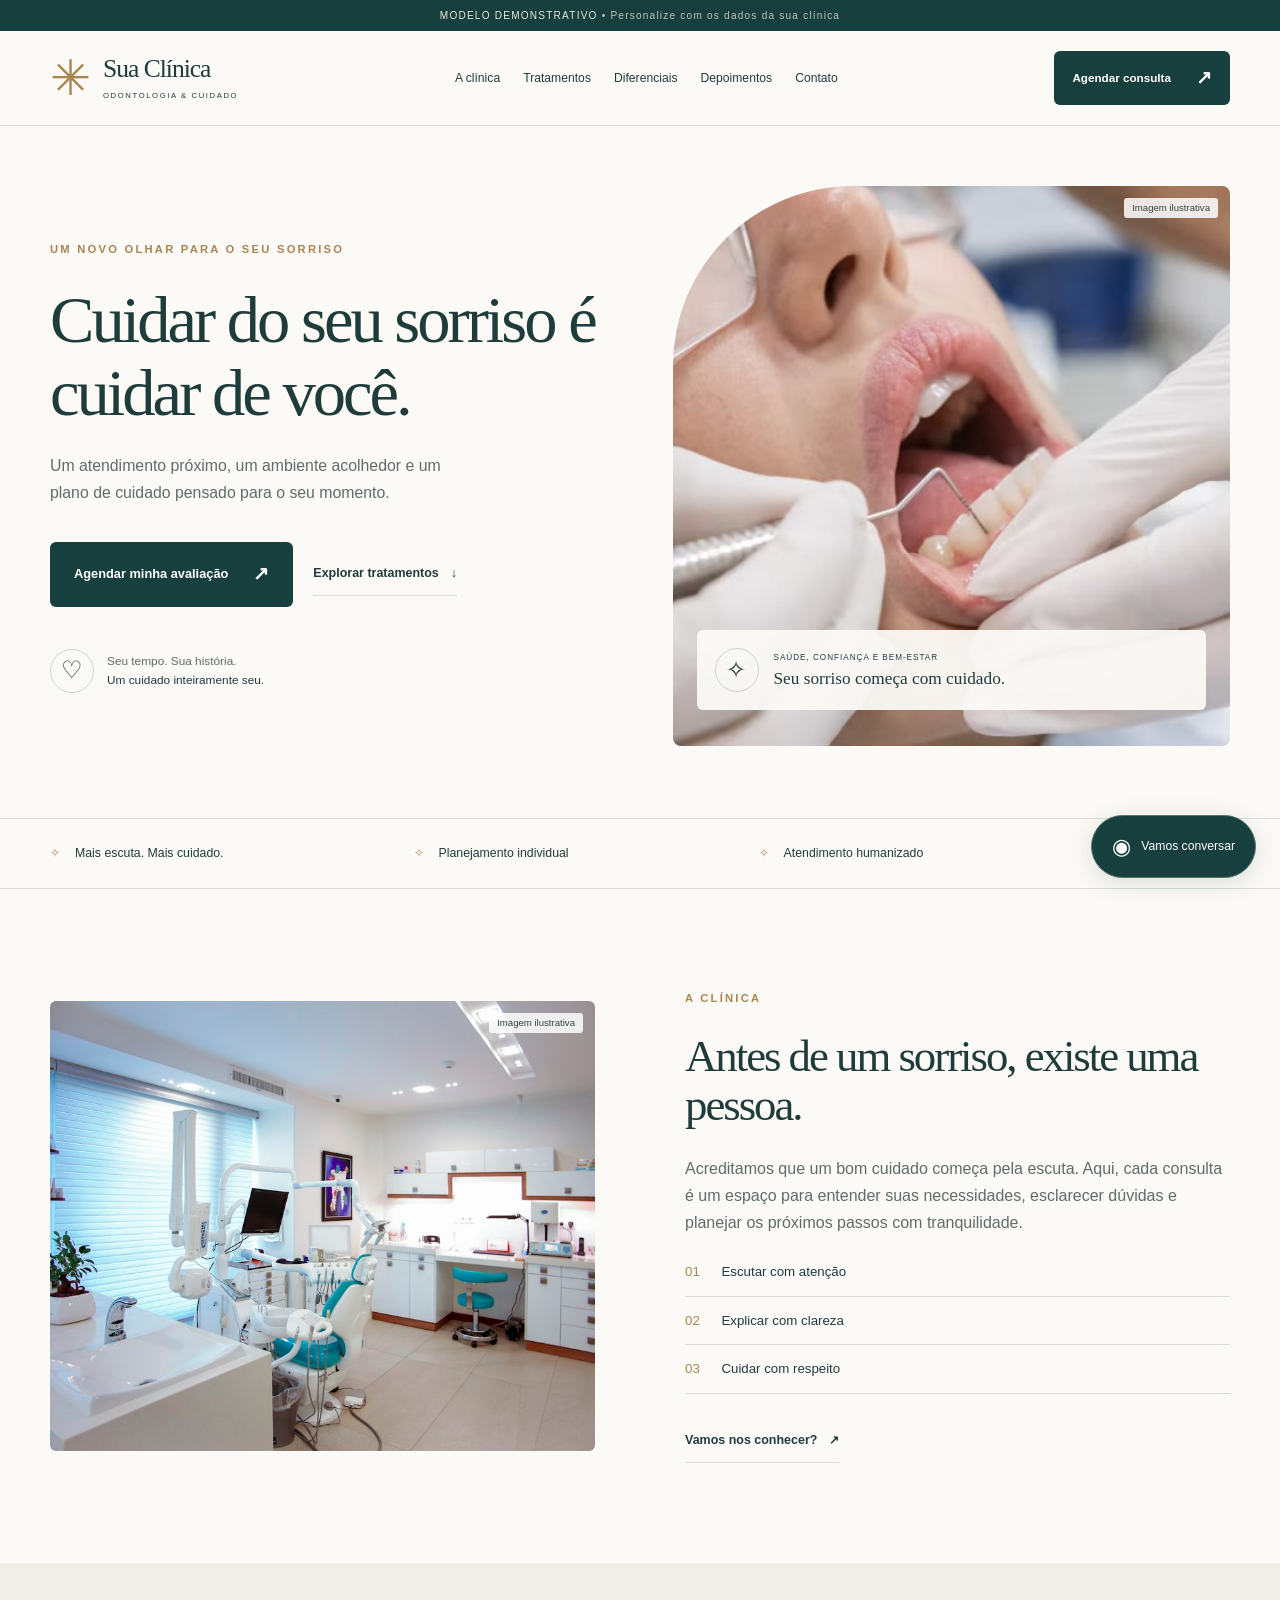
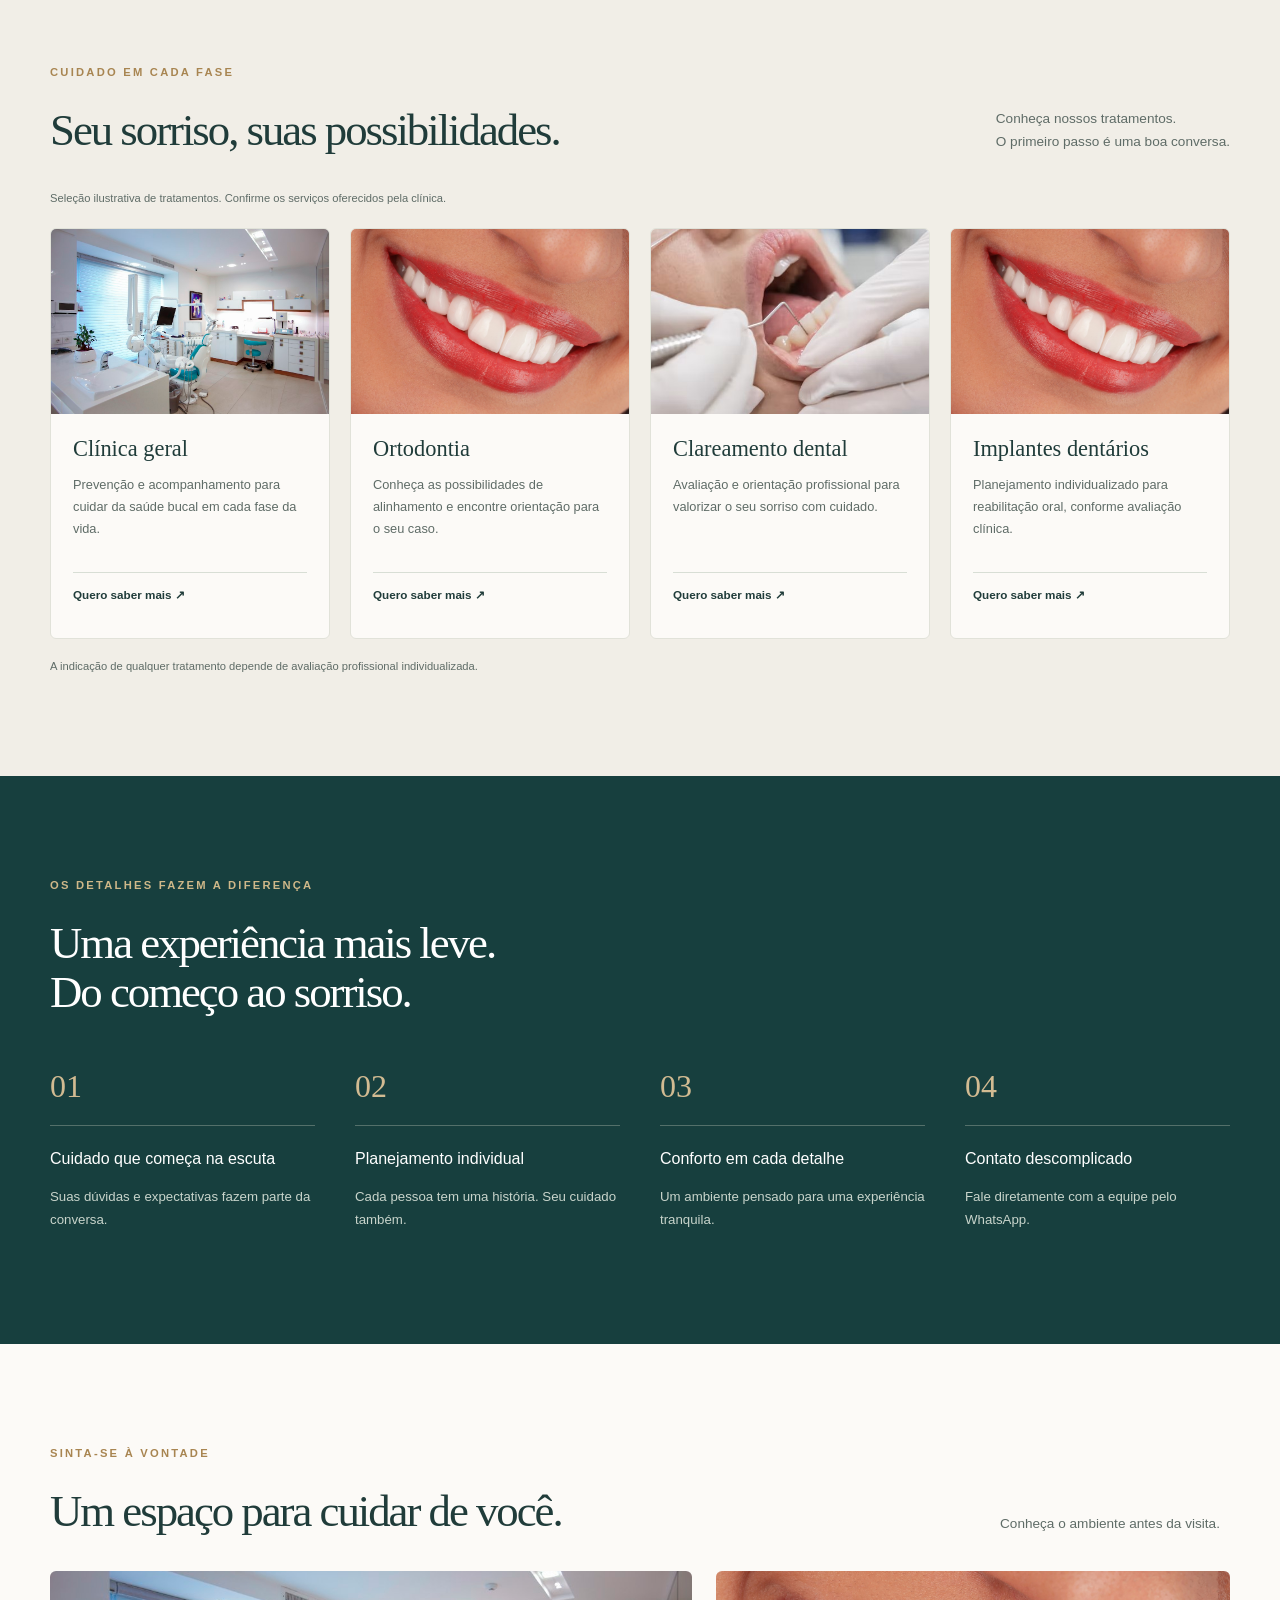
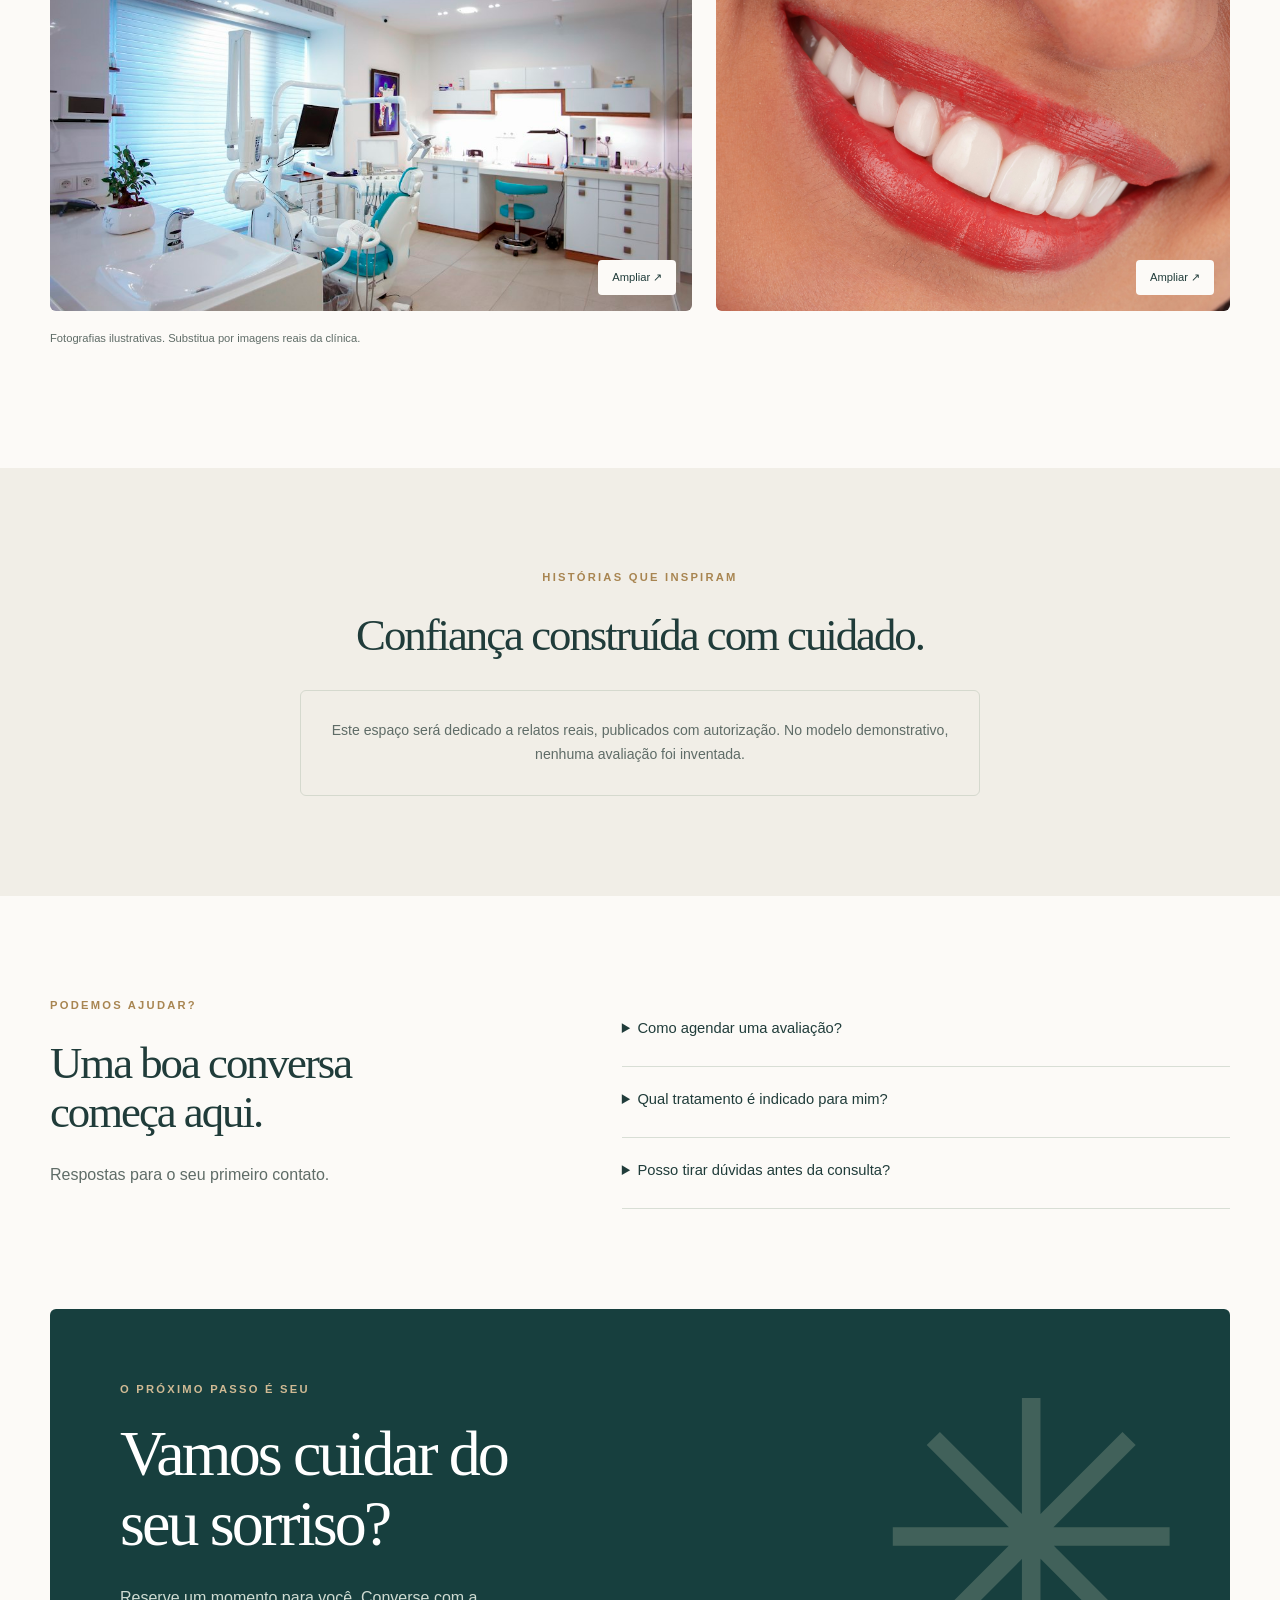
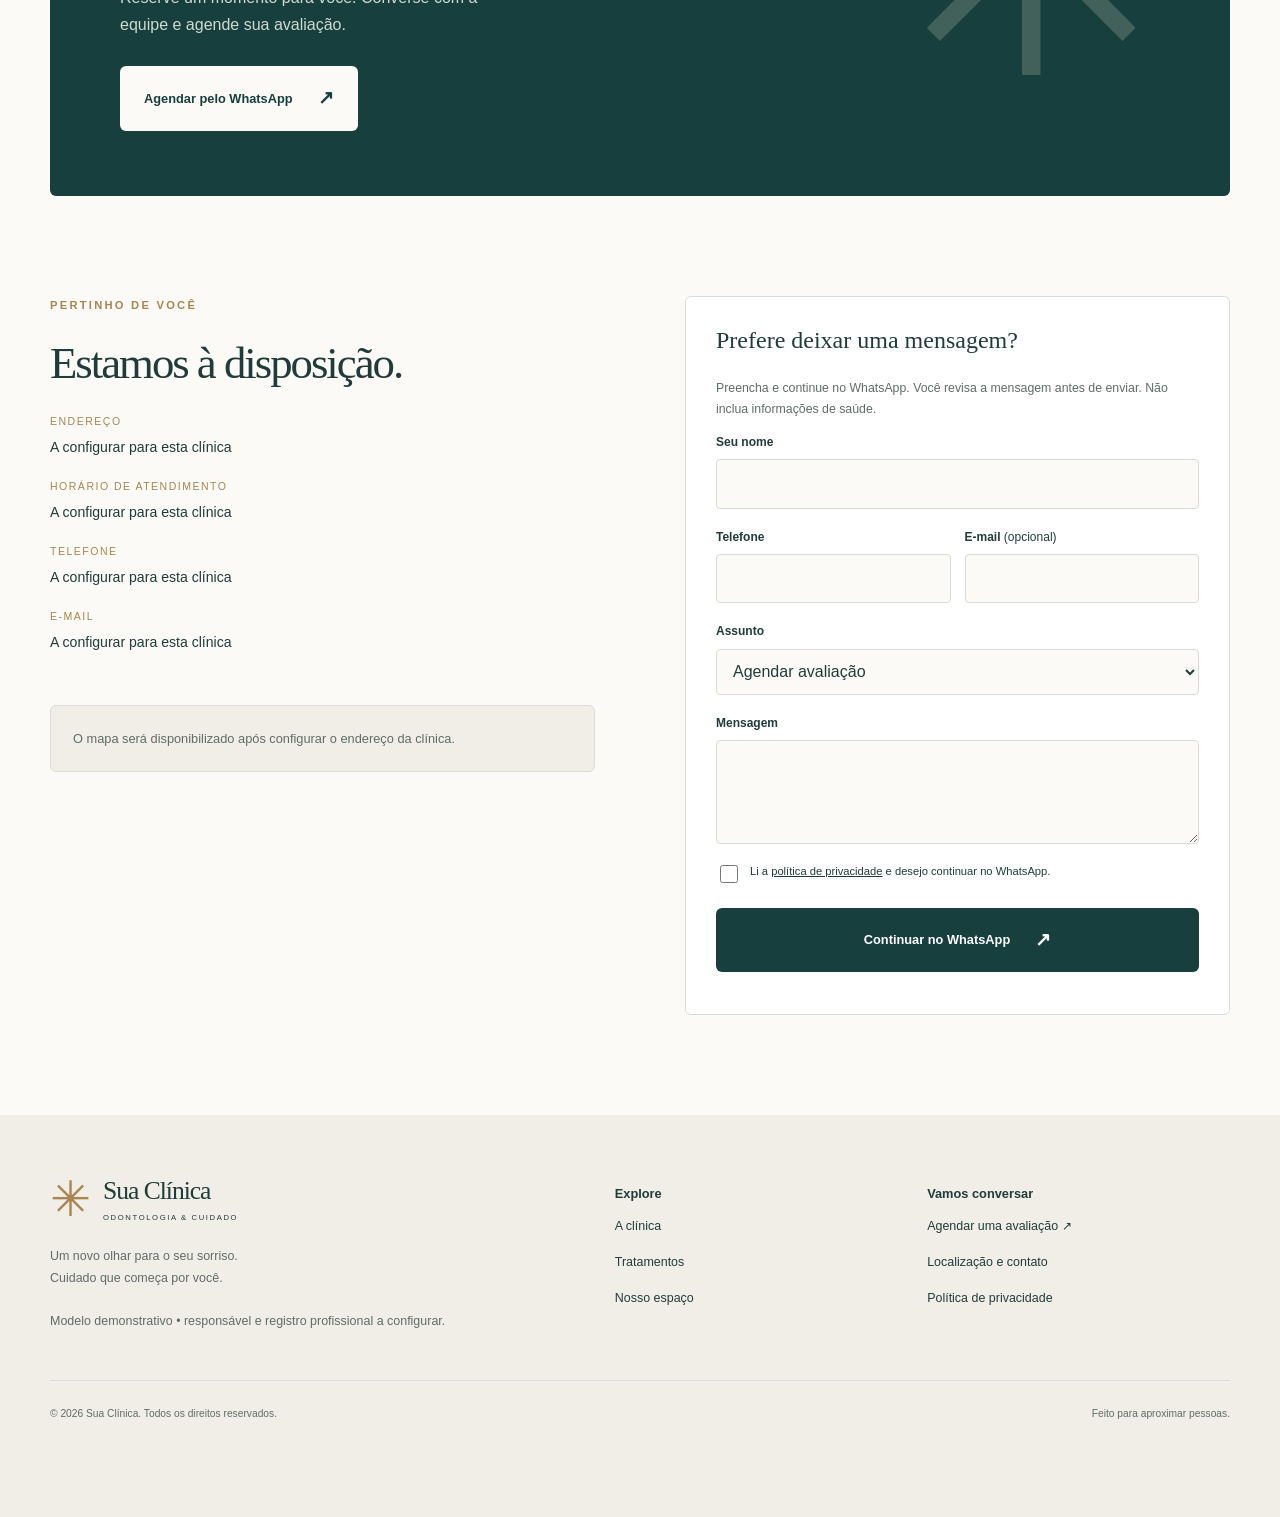
<file: index.html>
<!doctype html>
<html lang="pt-BR">
<head>
  <meta charset="utf-8">
  <meta name="viewport" content="width=device-width, initial-scale=1">
  <meta name="theme-color" content="#173f3e">
  <meta name="description" content="Odontologia com um olhar humano. Conheça nossos tratamentos e agende sua avaliação.">
  <meta property="og:title" content="Sua Clínica | Odontologia & cuidado">
  <meta property="og:description" content="Um novo olhar para o seu sorriso. Conheça nosso modelo de clínica odontológica.">
  <meta property="og:type" content="website">
  <meta property="og:locale" content="pt_BR">
  <meta name="referrer" content="strict-origin-when-cross-origin">
  <title>Sua Clínica | Odontologia & cuidado</title>
  <link rel="icon" href="assets/favicon.svg" type="image/svg+xml">
  <link rel="stylesheet" href="tema.css">
  <link rel="stylesheet" href="styles.css">
  <script src="config.js" defer></script>
  <script src="app.js" defer></script>
</head>
<body>
  <a class="skip" href="#conteudo">Pular para o conteúdo</a>
  <div class="demo" id="demo">MODELO DEMONSTRATIVO <span>• Personalize com os dados da sua clínica</span></div>
  <header class="header">
    <div class="container header-inner">
      <a class="brand" href="#inicio" aria-label="Página inicial"><span class="brand-mark" aria-hidden="true">✳</span><span><strong data-name>Sua Clínica</strong><small data-tagline>ODONTOLOGIA & CUIDADO</small></span></a>
      <button class="menu-toggle" aria-controls="navigation" aria-expanded="false">Menu <span aria-hidden="true">☰</span></button>
      <nav id="navigation" aria-label="Navegação principal"><a href="#sobre">A clínica</a><a href="#tratamentos">Tratamentos</a><a href="#diferenciais">Diferenciais</a><a href="#depoimentos">Depoimentos</a><a href="#contato">Contato</a></nav>
      <a class="button small header-cta" data-whatsapp href="#contato">Agendar consulta <span aria-hidden="true">↗</span></a>
    </div>
  </header>
  <main id="conteudo">
    <section class="hero container" id="inicio">
      <div class="hero-copy"><p class="eyebrow" id="hero-eyebrow"></p><h1 id="hero-title"></h1><p class="lead" id="hero-text"></p><div class="actions"><a class="button" data-whatsapp href="#contato">Agendar minha avaliação <span aria-hidden="true">↗</span></a><a class="text-link" href="#tratamentos">Explorar tratamentos <span aria-hidden="true">↓</span></a></div><div class="hero-note"><span class="round-icon" aria-hidden="true">♡</span><p>Seu tempo. Sua história.<br><strong>Um cuidado inteiramente seu.</strong></p></div></div>
      <div class="hero-visual"><img id="hero-image" src="assets/sorriso.jpg" alt="Mulher sorrindo" width="800" height="960" fetchpriority="high"><div class="image-label"><span class="round-icon" aria-hidden="true">✧</span><span>SAÚDE, CONFIANÇA E BEM-ESTAR<br><strong>Seu sorriso começa com cuidado.</strong></span></div><span class="photo-note">Imagem ilustrativa</span></div>
    </section>
    <div class="trust-strip"><div class="container"><span>Mais escuta. Mais cuidado.</span><span>Planejamento individual</span><span>Atendimento humanizado</span><span>Fácil de agendar</span></div></div>
    <section class="section container about" id="sobre"><div class="about-image"><img id="about-image" src="assets/clinica.jpg" alt="Consultório" width="900" height="700" loading="lazy"><span class="photo-note">Imagem ilustrativa</span></div><div><p class="eyebrow">A CLÍNICA</p><h2 id="about-title"></h2><p id="about-text"></p><div class="about-points"><span>01 <strong>Escutar com atenção</strong></span><span>02 <strong>Explicar com clareza</strong></span><span>03 <strong>Cuidar com respeito</strong></span></div><a class="text-link" href="#contato">Vamos nos conhecer? <span aria-hidden="true">↗</span></a></div></section>
    <section class="section treatment-section" id="tratamentos"><div class="container"><div class="section-heading"><div><p class="eyebrow">CUIDADO EM CADA FASE</p><h2>Seu sorriso, suas possibilidades.</h2></div><p>Conheça nossos tratamentos.<br>O primeiro passo é uma boa conversa.</p></div><p class="example-label" id="services-demo">Seleção ilustrativa de tratamentos. Confirme os serviços oferecidos pela clínica.</p><div class="service-grid" id="services"></div><p class="clinical-note">A indicação de qualquer tratamento depende de avaliação profissional individualizada.</p></div></section>
    <section class="section differences" id="diferenciais"><div class="container"><div class="section-heading"><div><p class="eyebrow">OS DETALHES FAZEM A DIFERENÇA</p><h2>Uma experiência mais leve.<br>Do começo ao sorriso.</h2></div></div><div class="difference-grid" id="differences"></div></div></section>
    <section class="section container" id="estrutura"><div class="section-heading"><div><p class="eyebrow">SINTA-SE À VONTADE</p><h2>Um espaço para cuidar de você.</h2></div><p>Conheça o ambiente antes da visita.</p></div><div class="gallery" id="gallery"></div><p class="example-label" id="gallery-demo">Fotografias ilustrativas. Substitua por imagens reais da clínica.</p></section>
    <section class="section testimonials" id="depoimentos"><div class="container"><p class="eyebrow">HISTÓRIAS QUE INSPIRAM</p><h2>Confiança construída com cuidado.</h2><div id="testimonials"></div></div></section>
    <section class="section container faq-section" id="duvidas"><div><p class="eyebrow">PODEMOS AJUDAR?</p><h2>Uma boa conversa<br>começa aqui.</h2><p>Respostas para o seu primeiro contato.</p></div><div id="faq"></div></section>
    <section class="container booking"><span class="eyebrow">O PRÓXIMO PASSO É SEU</span><h2>Vamos cuidar do<br>seu sorriso?</h2><p>Reserve um momento para você. Converse com a equipe e agende sua avaliação.</p><a class="button light" data-whatsapp href="#contato">Agendar pelo WhatsApp <span aria-hidden="true">↗</span></a><span class="booking-art" aria-hidden="true">✳</span></section>
    <section class="section container contact" id="contato"><div><p class="eyebrow">PERTINHO DE VOCÊ</p><h2>Estamos à disposição.</h2><dl id="contact-details"></dl><div class="actions" id="social-links"></div><div class="map-box" id="map-box"><p>O mapa será disponibilizado após configurar o endereço da clínica.</p></div></div><form id="contact-form"><h3>Prefere deixar uma mensagem?</h3><p>Preencha e continue no WhatsApp. Você revisa a mensagem antes de enviar. Não inclua informações de saúde.</p><label for="name">Seu nome</label><input id="name" name="name" autocomplete="name" maxlength="80" required><div class="form-row"><div><label for="phone">Telefone</label><input id="phone" name="phone" type="tel" autocomplete="tel" maxlength="22" pattern="[0-9+ .\(\)\-]{8,22}" required></div><div><label for="email">E-mail <span>(opcional)</span></label><input id="email" name="email" type="email" autocomplete="email" maxlength="120"></div></div><label for="subject">Assunto</label><select id="subject" name="subject"><option>Agendar avaliação</option><option>Informações sobre tratamentos</option><option>Outras dúvidas</option></select><label for="message">Mensagem</label><textarea id="message" name="message" rows="3" maxlength="600" required></textarea><label class="checkbox"><input type="checkbox" required> <span>Li a <a href="privacidade.html">política de privacidade</a> e desejo continuar no WhatsApp.</span></label><button class="button" type="submit">Continuar no WhatsApp <span aria-hidden="true">↗</span></button><p id="form-status" role="status" aria-live="polite"></p></form></section>
  </main>
  <footer><div class="container footer-grid"><div><a class="brand" href="#inicio"><span class="brand-mark" aria-hidden="true">✳</span><span><strong data-name>Sua Clínica</strong><small data-tagline>ODONTOLOGIA & CUIDADO</small></span></a><p>Um novo olhar para o seu sorriso.<br>Cuidado que começa por você.</p><p id="professional"></p></div><div><h3>Explore</h3><a href="#sobre">A clínica</a><a href="#tratamentos">Tratamentos</a><a href="#estrutura">Nosso espaço</a></div><div><h3>Vamos conversar</h3><a data-whatsapp href="#contato">Agendar uma avaliação ↗</a><a href="#contato">Localização e contato</a><a href="privacidade.html">Política de privacidade</a></div></div><div class="container footer-bottom"><span>© <span id="year"></span> <span data-name>Sua Clínica</span>. Todos os direitos reservados.</span><span>Feito para aproximar pessoas.</span></div></footer>
  <a class="floating-contact" data-whatsapp href="#contato" aria-label="Conversar pelo WhatsApp"><span aria-hidden="true">◉</span><span>Vamos conversar</span></a>
  <dialog id="image-dialog" aria-label="Imagem ampliada"><button type="button" id="close-dialog" aria-label="Fechar imagem">×</button><img id="dialog-image" alt=""></dialog>
  <noscript><div class="noscript">Ative o JavaScript para carregar os dados e contatos desta página.</div></noscript>
</body>
</html>
</file>
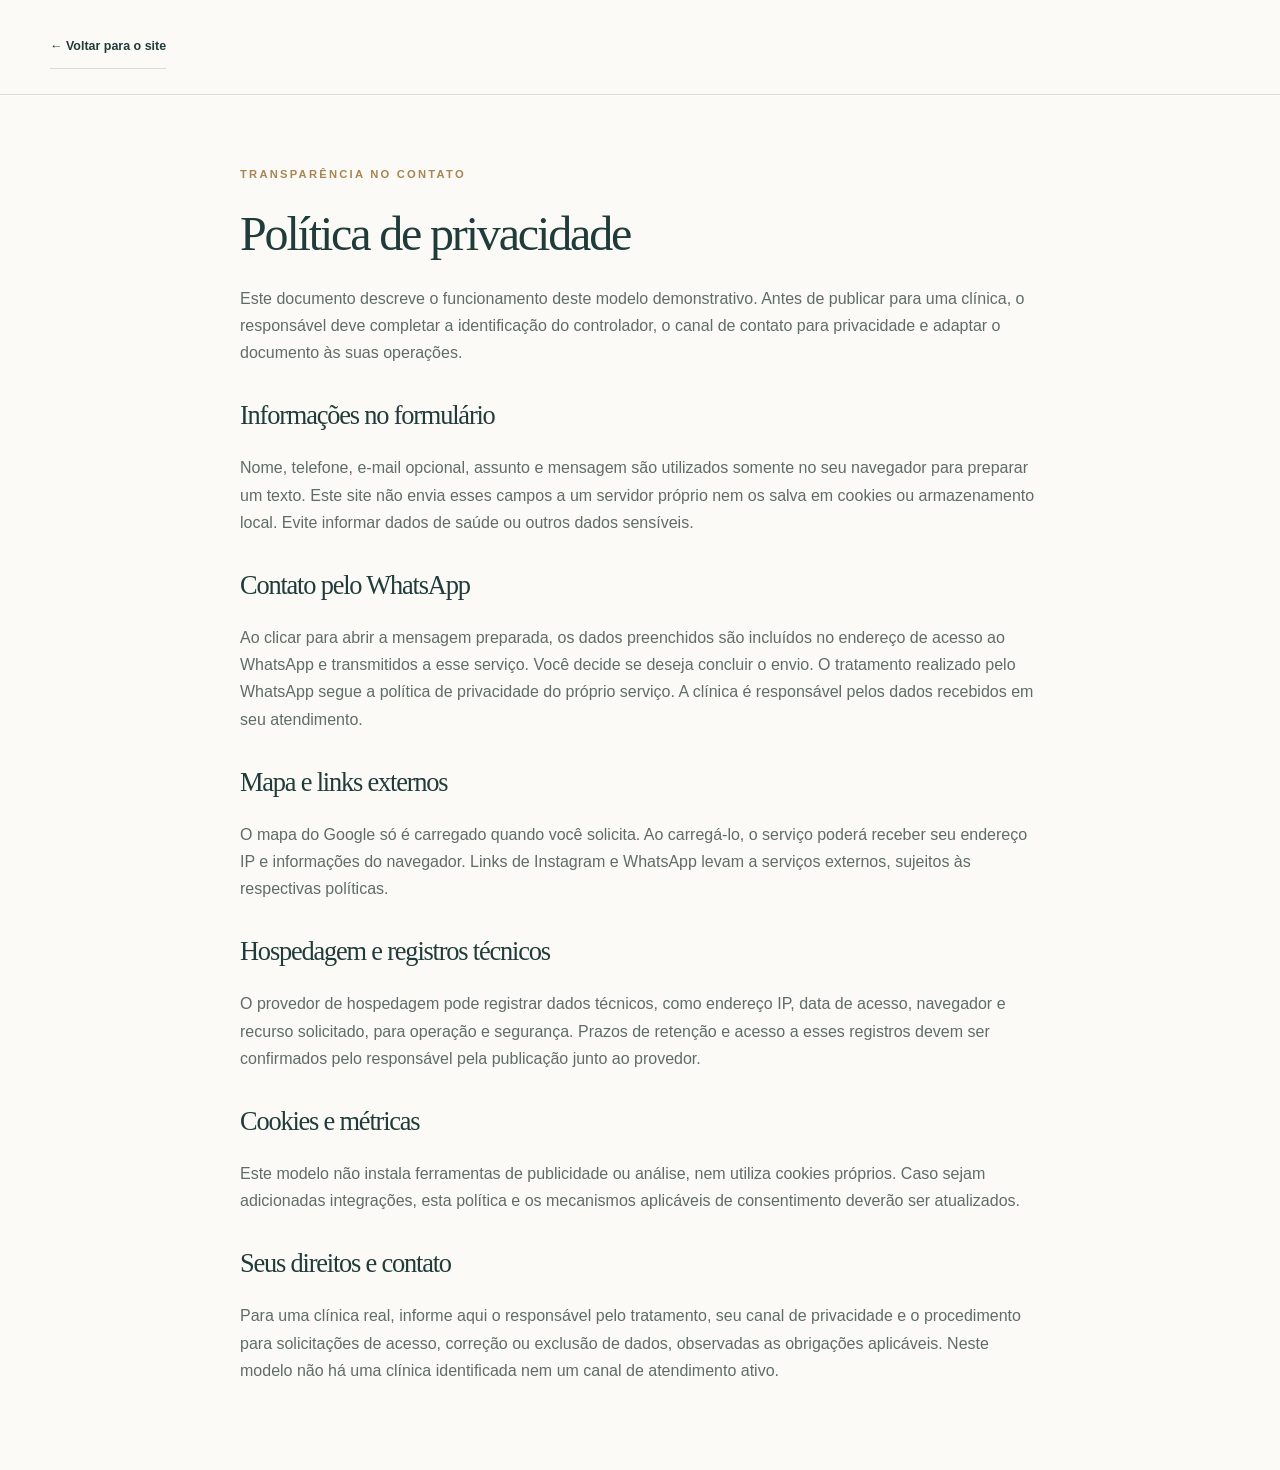
<file: privacidade.html>
<!doctype html>
<html lang="pt-BR"><head><meta charset="utf-8"><meta name="viewport" content="width=device-width, initial-scale=1"><meta name="robots" content="noindex"><title>Privacidade | Modelo de clínica</title><link rel="icon" href="assets/favicon.svg"><link rel="stylesheet" href="tema.css"><link rel="stylesheet" href="styles.css"></head><body><header class="header"><div class="container header-inner"><a class="text-link" href="index.html">← Voltar para o site</a></div></header><main class="container privacy"><p class="eyebrow">TRANSPARÊNCIA NO CONTATO</p><h1>Política de privacidade</h1><p>Este documento descreve o funcionamento deste modelo demonstrativo. Antes de publicar para uma clínica, o responsável deve completar a identificação do controlador, o canal de contato para privacidade e adaptar o documento às suas operações.</p><h2>Informações no formulário</h2><p>Nome, telefone, e-mail opcional, assunto e mensagem são utilizados somente no seu navegador para preparar um texto. Este site não envia esses campos a um servidor próprio nem os salva em cookies ou armazenamento local. Evite informar dados de saúde ou outros dados sensíveis.</p><h2>Contato pelo WhatsApp</h2><p>Ao clicar para abrir a mensagem preparada, os dados preenchidos são incluídos no endereço de acesso ao WhatsApp e transmitidos a esse serviço. Você decide se deseja concluir o envio. O tratamento realizado pelo WhatsApp segue a política de privacidade do próprio serviço. A clínica é responsável pelos dados recebidos em seu atendimento.</p><h2>Mapa e links externos</h2><p>O mapa do Google só é carregado quando você solicita. Ao carregá-lo, o serviço poderá receber seu endereço IP e informações do navegador. Links de Instagram e WhatsApp levam a serviços externos, sujeitos às respectivas políticas.</p><h2>Hospedagem e registros técnicos</h2><p>O provedor de hospedagem pode registrar dados técnicos, como endereço IP, data de acesso, navegador e recurso solicitado, para operação e segurança. Prazos de retenção e acesso a esses registros devem ser confirmados pelo responsável pela publicação junto ao provedor.</p><h2>Cookies e métricas</h2><p>Este modelo não instala ferramentas de publicidade ou análise, nem utiliza cookies próprios. Caso sejam adicionadas integrações, esta política e os mecanismos aplicáveis de consentimento deverão ser atualizados.</p><h2>Seus direitos e contato</h2><p>Para uma clínica real, informe aqui o responsável pelo tratamento, seu canal de privacidade e o procedimento para solicitações de acesso, correção ou exclusão de dados, observadas as obrigações aplicáveis. Neste modelo não há uma clínica identificada nem um canal de atendimento ativo.</p></main></body></html>
</file>
<file: tema.css>
/* Personalização visual: altere as variáveis e mantenha contraste acessível. */
:root{--primary:#173f3e;--primary-hover:#245653;--accent:#a88551;--paper:#fcfaf7;--surface:#f1eee7;--ink:#203c3a;--muted:#5f6c67;--line:#d8ded5;--white:#fff;--radius:6px;--font-body:Arial,Helvetica,sans-serif;--font-heading:Georgia,'Times New Roman',serif;--width:1180px}
</file>
<file: styles.css>
*{box-sizing:border-box}html{scroll-behavior:smooth;scroll-padding-top:110px}body{margin:0;background:var(--paper);color:var(--ink);font:16px/1.7 var(--font-body)}h1,h2,h3,p{margin-top:0}h1,h2{font-family:var(--font-heading);font-weight:400;letter-spacing:-.045em;line-height:1.1}h1{font-size:clamp(3rem,5.2vw,4.8rem);margin-bottom:24px}h2{font-size:clamp(2.2rem,3.5vw,3.3rem);margin-bottom:24px}h3{font-size:1.15rem;line-height:1.4}p{color:var(--muted)}a{color:inherit;text-decoration:none}button,input,textarea,select{font:inherit}button,a,input,select,textarea{-webkit-tap-highlight-color:transparent}a,button{touch-action:manipulation}a:focus-visible,button:focus-visible,input:focus-visible,textarea:focus-visible,select:focus-visible,summary:focus-visible{outline:3px solid var(--accent);outline-offset:5px}button{cursor:pointer}img{display:block;width:100%;height:100%;object-fit:cover}.container{width:min(var(--width),calc(100% - 80px));margin-inline:auto}.section{padding-block:100px}.eyebrow{color:var(--accent);font-size:.7rem;letter-spacing:.2em;font-weight:700;margin-bottom:24px}.demo{background:var(--primary);color:#e8e7db;text-align:center;padding:7px 16px;font-size:.63rem;letter-spacing:.12em}.demo span{opacity:.8}.header{position:sticky;top:0;z-index:20;background:var(--paper);border-bottom:1px solid var(--line)}.header-inner{display:flex;align-items:center;justify-content:space-between;min-height:94px;gap:24px}.brand{display:inline-flex;align-items:center;gap:12px;flex-shrink:0}.brand-mark{font-size:49px;color:var(--accent);line-height:1}.brand strong{font:1.6rem var(--font-heading);display:block;letter-spacing:-.04em}.brand small{display:block;font-size:.48rem;letter-spacing:.21em;margin-top:5px}nav{display:flex;gap:23px;font-size:.76rem}nav a:hover,.text-link:hover{color:var(--accent)}.button{display:inline-flex;justify-content:center;align-items:center;gap:25px;min-height:54px;padding:15px 23px;background:var(--primary);color:white;border:1px solid transparent;border-radius:var(--radius);font-size:.8rem;font-weight:600;transition:background .2s,transform .2s}.button:hover{background:var(--primary-hover);transform:translateY(-2px)}.button span{font-size:1.2rem}.small{min-height:44px;padding:10px 17px;font-size:.73rem}.menu-toggle{display:none}.hero{display:grid;grid-template-columns:1fr 1fr;gap:65px;padding-block:60px 72px;align-items:center}.hero-copy{padding-block:25px}.lead{max-width:430px;font-size:.99rem}.actions{display:flex;gap:24px;align-items:center;flex-wrap:wrap}.hero .actions{margin-top:35px;gap:20px}.text-link{display:inline-flex;align-items:center;gap:12px;min-height:44px;font-size:.78rem;font-weight:600;border-bottom:1px solid var(--line)}.hero-note{display:flex;align-items:center;gap:13px;margin-top:42px}.round-icon{width:44px;height:44px;display:grid;place-items:center;border:1px solid #cdd6ca;border-radius:50%;font-size:24px;flex-shrink:0}.hero-note p{font-size:.74rem;line-height:1.6;margin:0}.hero-note strong{font-weight:500;color:var(--ink)}.hero-visual{position:relative;height:560px;border-radius:180px 8px 8px 8px;overflow:hidden;background:var(--surface)}.hero-visual img{object-position:50% 35%}.image-label{position:absolute;bottom:36px;left:24px;right:24px;background:rgba(252,250,247,.94);padding:18px;display:flex;gap:15px;align-items:center;border-radius:var(--radius);font-size:.51rem;letter-spacing:.12em}.image-label strong{font:1.08rem var(--font-heading);letter-spacing:0;display:block;margin-top:4px}.photo-note{position:absolute;right:12px;top:12px;background:rgba(255,255,255,.85);padding:2px 8px;border-radius:3px;color:#33433a;font-size:.6rem}.trust-strip{border-block:1px solid var(--line)}.trust-strip .container{display:flex;justify-content:space-between;gap:24px;padding-block:24px;font-size:.77rem}.trust-strip span::before{content:'✧';color:var(--accent);margin-right:15px}.about{display:grid;grid-template-columns:1fr 1fr;gap:90px;align-items:center}.about-image{height:450px;position:relative;border-radius:var(--radius);overflow:hidden}.about-points{display:grid;gap:13px;margin:25px 0;font-size:.83rem}.about-points span{color:var(--accent);border-bottom:1px solid var(--line);padding-bottom:12px}.about-points strong{font-weight:500;color:var(--ink);margin-left:18px}.treatment-section{background:var(--surface)}.section-heading{display:flex;justify-content:space-between;align-items:end;gap:40px;margin-bottom:34px}.section-heading h2{max-width:650px;margin-bottom:0}.section-heading>p{font-size:.85rem;min-width:230px;margin-bottom:2px}.service-grid{display:grid;grid-template-columns:repeat(4,1fr);gap:20px}.service-card{background:var(--paper);border:1px solid #e1e2d9;border-radius:var(--radius);overflow:hidden;transition:transform .2s}.service-card:hover{transform:translateY(-5px)}.service-card img{height:185px}.service-content{padding:22px}.service-content h3{font:1.4rem var(--font-heading);margin-bottom:12px}.service-content p{font-size:.8rem;min-height:85px}.service-content a{font-size:.73rem;font-weight:600;display:flex;justify-content:space-between;min-height:44px;align-items:center;border-top:1px solid var(--line)}.clinical-note,.example-label{font-size:.7rem;margin-block:18px 0}.example-label{margin-bottom:20px}.differences{background:var(--primary);color:#fff}.differences h2{color:#fff}.differences .eyebrow{color:#cfb889}.difference-grid{display:grid;grid-template-columns:repeat(4,1fr);gap:40px;margin-top:50px}.difference-number{display:block;font:2rem var(--font-heading);color:#d2bb92;border-bottom:1px solid #54706a;padding-bottom:20px;margin-bottom:22px}.difference-grid h3{font-weight:500;font-size:1rem}.difference-grid p{color:#c8d4cb;font-size:.83rem}.gallery{display:grid;grid-template-columns:1.25fr 1fr;gap:24px}.gallery button{padding:0;border:0;border-radius:var(--radius);overflow:hidden;height:340px;background:var(--surface);position:relative}.gallery button::after{content:'Ampliar ↗';position:absolute;bottom:16px;right:16px;background:var(--paper);padding:8px 14px;border-radius:4px;font-size:.7rem;color:var(--ink)}.testimonials{background:var(--surface);text-align:center}.testimonials h2{margin-inline:auto;max-width:650px}.testimonial-empty{border:1px solid #d5d9ce;padding:28px;max-width:680px;margin:30px auto 0;border-radius:var(--radius)}.testimonial-empty p{margin:0;font-size:.88rem}.testimonial-list{display:grid;grid-template-columns:repeat(auto-fit,minmax(230px,1fr));gap:24px;margin-top:35px}.testimonial-list blockquote{margin:0;padding:28px;background:var(--paper);text-align:left}.testimonial-list cite{font-style:normal}.stars{color:var(--accent);letter-spacing:.15em}.faq-section{display:grid;grid-template-columns:1fr 1.2fr;gap:65px}details{border-bottom:1px solid var(--line);padding:20px 0}summary{cursor:pointer;font-size:.92rem;min-height:30px}details p{font-size:.85rem;padding-top:15px;margin-bottom:5px}.booking{position:relative;overflow:hidden;background:var(--primary);color:white;padding:65px 70px;border-radius:var(--radius)}.booking .eyebrow{color:#d0ba94}.booking h2{font-size:clamp(2.8rem,5vw,4.6rem);margin-top:18px}.booking p{color:#cfdbd2;max-width:400px}.light{background:var(--paper);color:var(--primary);margin-top:12px}.light:hover{background:#e9e5db}.booking-art{position:absolute;font-size:380px;line-height:1;right:40px;top:45px;color:#41615a;pointer-events:none}.booking>*:not(.booking-art){position:relative;z-index:1}.contact{display:grid;grid-template-columns:1fr 1fr;gap:90px}dl{margin-block:25px}dt{font-size:.66rem;letter-spacing:.14em;text-transform:uppercase;color:var(--accent);margin-top:18px}dd{margin:5px 0;font-size:.88rem;overflow-wrap:anywhere}.map-box{margin-top:25px;background:var(--surface);padding:22px;border:1px solid var(--line);border-radius:var(--radius);font-size:.8rem}.map-box p{margin-bottom:12px}.map-box p:last-child{margin:0}.map-box iframe{width:100%;height:250px;border:0}form{border:1px solid var(--line);border-radius:var(--radius);padding:30px;background:white}form h3{font:1.5rem var(--font-heading)}form>p{font-size:.77rem}label{display:block;font-size:.75rem;font-weight:600;margin-bottom:7px}label span{font-weight:400}input,textarea,select{display:block;width:100%;padding:10px 12px;min-height:46px;border:1px solid var(--line);background:var(--paper);border-radius:4px;color:var(--ink);margin-bottom:18px;min-width:0}textarea{resize:vertical}.form-row{display:grid;grid-template-columns:1fr 1fr;gap:14px}.checkbox{display:flex;gap:9px;align-items:flex-start;font-size:.7rem;font-weight:400}.checkbox input{width:18px;min-height:18px;margin-top:3px;flex-shrink:0}.checkbox a{text-decoration:underline}form .button{width:100%}#form-status{margin:12px 0 0;color:var(--primary);font-weight:600}footer{background:var(--surface);padding:60px 0 95px}.footer-grid{display:grid;grid-template-columns:2fr 1fr 1.2fr;gap:60px}.footer-grid p{font-size:.78rem;margin-top:22px}.footer-grid h3{font-size:.8rem;font-weight:600;margin-top:10px}.footer-grid>div>a:not(.brand){display:block;font-size:.78rem;min-height:36px}.footer-bottom{border-top:1px solid var(--line);display:flex;justify-content:space-between;gap:20px;padding-top:24px;margin-top:35px;font-size:.64rem;color:var(--muted)}.floating-contact{position:fixed;right:24px;bottom:22px;z-index:25;border:1px solid #587365;background:var(--primary);color:white;border-radius:40px;box-shadow:0 5px 25px #143b3426;display:flex;align-items:center;gap:10px;padding:12px 20px;min-height:50px;font-size:.76rem}.floating-contact>span:first-child{font-size:22px}.skip{position:fixed;top:-100px;left:20px;z-index:100;background:white;padding:12px}.skip:focus{top:10px}dialog{border:0;padding:18px;background:var(--paper);max-width:90vw;max-height:90vh;border-radius:8px}dialog::backdrop{background:#102622d9}dialog img{width:auto;max-width:82vw;max-height:75vh;object-fit:contain}dialog button{display:block;margin-left:auto;border:0;background:transparent;font-size:2rem;min-width:44px;min-height:44px;color:var(--primary)}.noscript{position:fixed;bottom:0;padding:20px;background:white;width:100%;z-index:40}.privacy{max-width:800px;padding-block:70px}.privacy h1{font-size:3rem}.privacy h2{font-size:1.65rem;margin-top:35px}[hidden]{display:none!important}
@media(min-width:1400px){.hero{gap:90px}}
@media(max-width:1050px){.container{width:calc(100% - 48px)}nav{gap:14px}.header-cta{display:none}.hero{gap:35px}.hero-visual{height:510px}.about,.contact{gap:40px}.service-grid{grid-template-columns:repeat(2,1fr)}.service-content p{min-height:48px}.difference-grid{gap:24px}.booking-art{right:-40px;opacity:.65}}
@media(max-width:720px){html{scroll-padding-top:85px}.container{width:calc(100% - 40px)}.demo{font-size:.56rem;padding:7px 10px;letter-spacing:.08em}.demo span{display:none}.header-inner{min-height:76px}.brand strong{font-size:1.4rem}.brand-mark{font-size:39px}.menu-toggle{display:flex;gap:14px;align-items:center;border:1px solid var(--line);background:transparent;padding:8px 12px;min-height:44px;border-radius:4px;color:var(--ink);font-size:.78rem}nav{display:none;position:absolute;top:76px;left:0;right:0;background:var(--paper);border-bottom:1px solid var(--line);padding:12px 20px;box-shadow:0 12px 20px #173f3e0d}nav.open{display:flex;flex-direction:column;gap:0}nav a{padding:12px;min-height:44px}.hero{grid-template-columns:1fr;gap:30px;padding-block:38px 35px}.hero-copy{padding:0}.eyebrow{font-size:.62rem;letter-spacing:.15em;margin-bottom:20px}h1{font-size:3.05rem;max-width:450px}.lead{font-size:.92rem}.hero .actions{align-items:stretch;gap:12px;margin-top:24px}.hero .button{width:100%}.hero .text-link{margin:auto}.hero-note{margin-top:23px}.hero-visual{height:390px;border-top-left-radius:120px}.image-label{bottom:20px;left:16px;right:16px;padding:14px;gap:12px}.image-label strong{font-size:1rem}.trust-strip .container{display:grid;grid-template-columns:1fr 1fr;gap:13px;font-size:.65rem;padding-block:22px}.trust-strip span::before{margin-right:7px}.section{padding-block:62px}.about{grid-template-columns:1fr;gap:32px}.about-image{height:300px}.about>div:last-child{grid-row:1}.section-heading{display:block;margin-bottom:28px}.section-heading>p{margin-top:20px}.service-grid{gap:16px}.service-card img{height:155px}.service-content{padding:18px}.service-content h3{font-size:1.2rem}.service-content p{font-size:.76rem;min-height:100px}.service-content a{font-size:.67rem}.difference-grid{grid-template-columns:1fr 1fr;gap:28px 23px;margin-top:35px}.difference-grid h3{font-size:.9rem}.difference-grid p{font-size:.77rem}.difference-number{font-size:1.7rem;padding-bottom:13px;margin-bottom:16px}.gallery{grid-template-columns:1fr;gap:16px}.gallery button{height:260px}.faq-section{grid-template-columns:1fr;gap:20px}.booking{padding:40px 26px}.booking h2{font-size:3.2rem}.booking p{font-size:.88rem}.booking-art{font-size:260px;top:90px;right:-120px;opacity:.4}.booking .button{width:100%;padding-inline:15px;gap:16px}.contact{grid-template-columns:1fr;gap:35px}form{padding:24px 20px}.form-row{grid-template-columns:1fr;gap:0}.footer-grid{grid-template-columns:1fr 1fr;gap:30px}.footer-grid>div:first-child{grid-column:1/-1}.footer-bottom{flex-direction:column;gap:6px}.floating-contact{right:14px;bottom:14px;padding:10px 17px}.testimonial-empty{padding:22px}.privacy{padding-block:40px}.privacy h1{font-size:2.5rem}}
@media(max-width:360px){h1{font-size:2.7rem}.service-grid{grid-template-columns:1fr}.service-content p{min-height:0}.service-card img{height:190px}.trust-strip .container{grid-template-columns:1fr}}
@media(prefers-reduced-motion:reduce){html{scroll-behavior:auto}*,*::before,*::after{transition:none!important;animation:none!important}}
</file>
